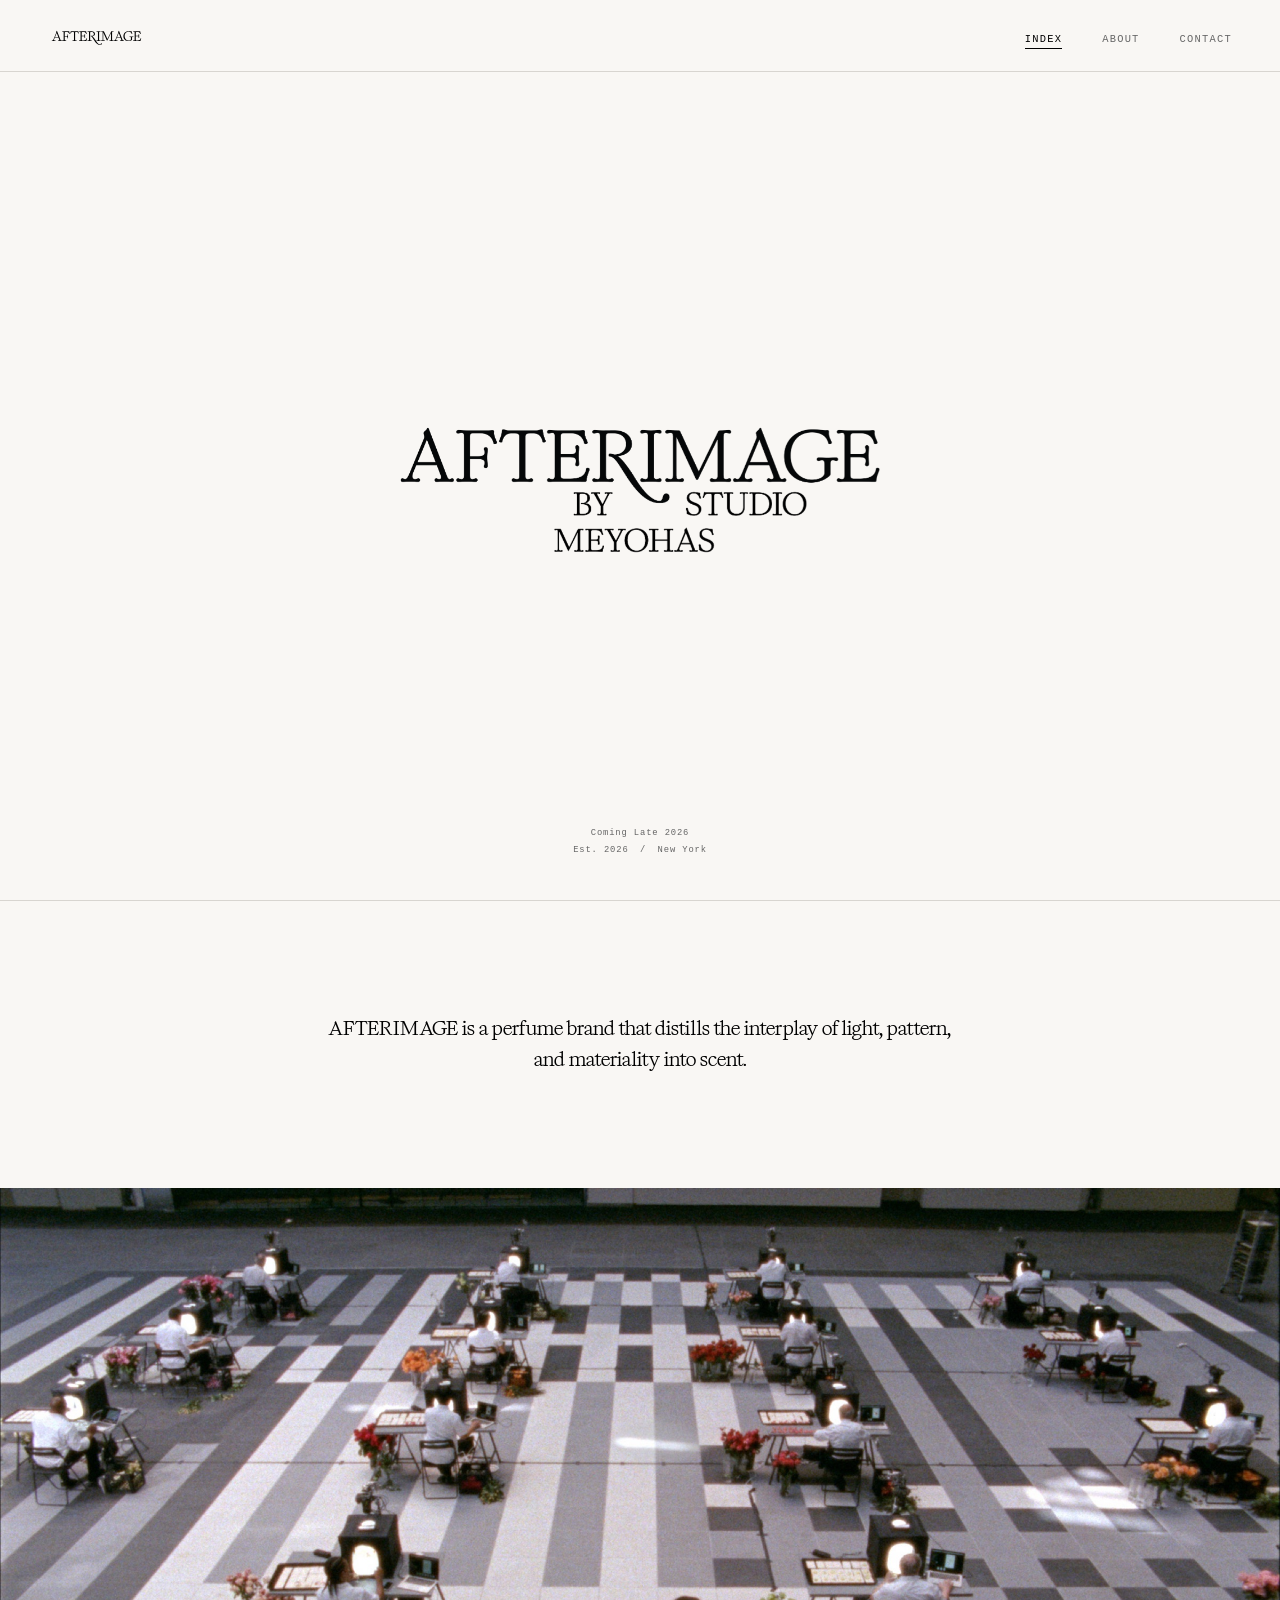
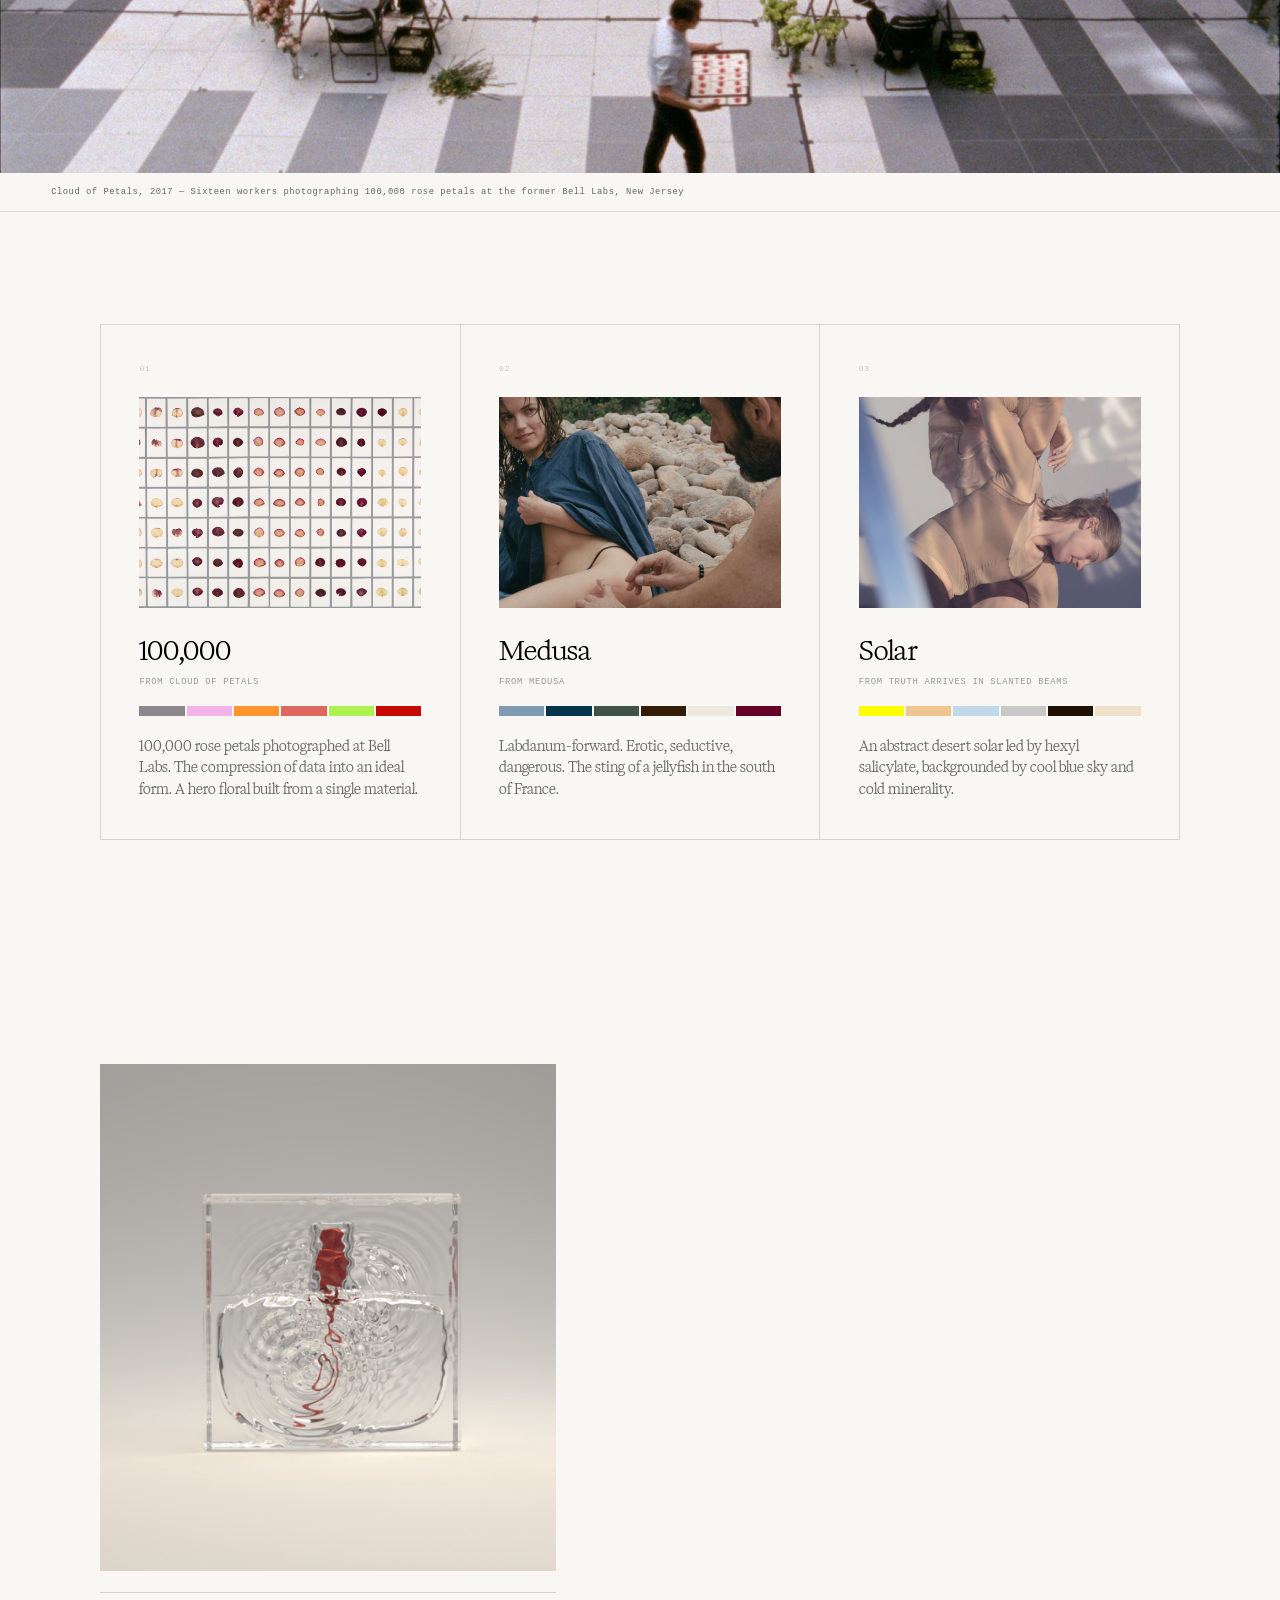
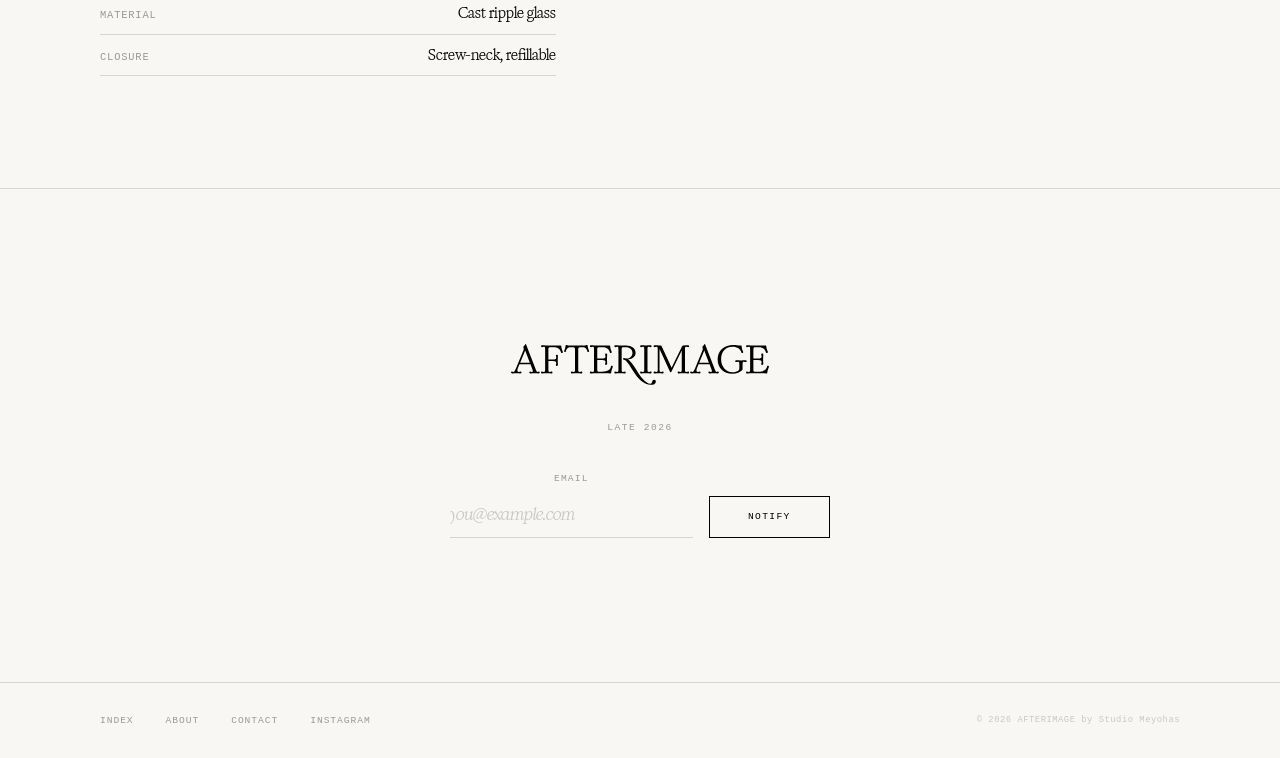
<file: index.html>
<!DOCTYPE html>
<html lang="en">
<head>
  <meta charset="UTF-8">
  <meta name="viewport" content="width=device-width, initial-scale=1.0">
  <title>AFTERIMAGE</title>
  <meta name="description" content="A technology-driven fragrance house by Studio Meyohas. Launching October 2026.">
  <link rel="stylesheet" href="styles.css">
  <style>
    /* ─── INDEX-SPECIFIC ─── */

    .hero {
      min-height: calc(100vh - 52px);
      display: flex;
      flex-direction: column;
      justify-content: center;
      align-items: center;
      text-align: center;
      padding: 6rem 2rem 4rem;
      position: relative;
    }

    .hero-logo {
      width: min(65vw, 520px);
      height: auto;
      opacity: 0;
      transform: translateY(10px);
      animation: fadeUp 1.6s ease 0.2s forwards;
    }

    .hero-meta {
      position: absolute;
      bottom: 2.5rem;
      left: 50%;
      transform: translateX(-50%);
      font-family: var(--mono);
      font-size: 0.55rem;
      letter-spacing: 0.1em;
      color: var(--grey-dark);
      opacity: 0;
      animation: fadeIn 1.6s ease 1.2s forwards;
      text-align: center;
      line-height: 2;
    }

    /* ─── INTRO ─── */

    .intro .section-inner {
      max-width: 640px;
    }

    .intro-text {
      font-size: clamp(1.05rem, 1.8vw, 1.15rem);
      line-height: 1.7;
      color: var(--black);
      text-align: center;
    }

    .intro-text + .intro-text {
      margin-top: 1.6em;
    }

    /* ─── IMAGE BAND ─── */

    .image-band {
      padding: 0;
      position: relative;
      overflow: hidden;
    }

    .image-band img {
      width: 100%;
      height: 65vh;
      min-height: 360px;
      object-fit: cover;
      display: block;
    }

    .image-band-caption {
      font-family: var(--mono);
      font-size: 0.55rem;
      letter-spacing: 0.06em;
      color: var(--grey-dark);
      padding: 0.9rem clamp(1.5rem, 4vw, 4rem);
      border-bottom: 1px solid var(--grey-rule);
    }

    /* ─── FRAGRANCES ─── */

    .fragrances .section-inner {
      max-width: 1080px;
    }

    .fragrance-grid {
      display: grid;
      grid-template-columns: repeat(3, 1fr);
      gap: 1px;
      background: var(--grey-rule);
      border: 1px solid var(--grey-rule);
    }

    .fragrance-cell {
      background: var(--cream);
      padding: clamp(1.5rem, 3vw, 2.5rem);
      display: flex;
      flex-direction: column;
    }

    .fragrance-cell-index {
      font-family: var(--mono);
      font-size: 0.5rem;
      letter-spacing: 0.1em;
      color: var(--grey);
      margin-bottom: 1.5rem;
    }

    .fragrance-cell-image {
      width: 100%;
      aspect-ratio: 4 / 3;
      overflow: hidden;
      margin-bottom: 1.5rem;
    }

    .fragrance-cell-image img {
      width: 100%;
      height: 100%;
      object-fit: cover;
      filter: grayscale(0.15);
      transition: filter 0.5s ease;
    }

    .fragrance-cell:hover .fragrance-cell-image img {
      filter: grayscale(0);
    }

    .fragrance-cell h3 {
      font-family: 'Kalice', serif;
      font-weight: 400;
      font-size: clamp(1.3rem, 2.2vw, 1.6rem);
      margin-bottom: 0.5rem;
    }

    .fragrance-cell-origin {
      font-family: var(--mono);
      font-size: 0.55rem;
      text-transform: uppercase;
      letter-spacing: 0.08em;
      color: var(--grey-mid);
      margin-bottom: 1.2rem;
    }

    .fragrance-cell-desc {
      font-size: 0.85rem;
      line-height: 1.6;
      color: var(--grey-dark);
      margin-top: auto;
    }

    .fragrance-palette {
      display: flex;
      gap: 2px;
      margin-bottom: 1.2rem;
    }

    .fragrance-palette span {
      width: 100%;
      height: 10px;
    }

    /* ─── PRODUCT ─── */

    .product .section-inner {
      display: grid;
      grid-template-columns: 5fr 6fr;
      gap: clamp(3rem, 6vw, 5rem);
      align-items: start;
    }

    .product-image img {
      width: 100%;
      height: auto;
    }

    .product-meta {
      margin-top: 1rem;
    }

    .product-text h2 {
      margin-bottom: 1.5rem;
    }

    /* ─── EDITIONS ─── */

    .editions-grid {
      display: grid;
      grid-template-columns: repeat(3, 1fr);
      gap: 1px;
      background: var(--grey-rule);
      border: 1px solid var(--grey-rule);
      margin-top: 3rem;
    }

    .edition-cell {
      background: var(--cream);
      padding: 1.5rem;
    }

    .edition-cell-label {
      font-family: var(--mono);
      font-size: 0.55rem;
      text-transform: uppercase;
      letter-spacing: 0.1em;
      color: var(--grey-mid);
      margin-bottom: 0.8rem;
    }

    .edition-cell h4 {
      font-family: 'Kalice', serif;
      font-weight: 400;
      font-size: 1rem;
      margin-bottom: 0.4rem;
    }

    .edition-cell-spec {
      font-family: var(--mono);
      font-size: 0.55rem;
      letter-spacing: 0.06em;
      color: var(--grey-mid);
    }

    /* ─── SIGNUP ─── */

    .signup {
      text-align: center;
      padding-top: clamp(5rem, 12vw, 9rem);
      padding-bottom: clamp(5rem, 12vw, 9rem);
    }

    .signup .section-inner {
      max-width: 440px;
    }

    .signup-logo {
      width: min(44vw, 280px);
      margin-bottom: 2rem;
    }

    .signup-date {
      font-family: var(--mono);
      font-size: 0.6rem;
      text-transform: uppercase;
      letter-spacing: 0.16em;
      color: var(--grey-mid);
      margin-bottom: 2.5rem;
    }

    .signup-form {
      display: flex;
      align-items: flex-end;
      gap: 1rem;
      max-width: 380px;
      margin: 0 auto;
    }

    .signup-form .form-group {
      flex: 1;
      margin-bottom: 0;
    }

    .signup-confirmation {
      display: none;
      font-family: var(--mono);
      font-size: 0.6rem;
      text-transform: uppercase;
      letter-spacing: 0.1em;
      color: var(--grey-dark);
      margin-top: 1.5rem;
    }

    .signup-confirmation.show {
      display: block;
      opacity: 0;
      animation: fadeIn 0.6s ease forwards;
    }

    /* ─── RESPONSIVE ─── */

    @media (max-width: 768px) {
      .fragrance-grid {
        grid-template-columns: 1fr;
      }

      .product .section-inner {
        grid-template-columns: 1fr;
      }

      .product-image {
        max-width: 360px;
      }

      .editions-grid {
        grid-template-columns: 1fr;
      }

      .signup-form {
        flex-direction: column;
        align-items: stretch;
      }

      .signup-form .form-submit {
        width: 100%;
      }
    }
  </style>
</head>
<body>

  <!-- NAV -->
  <nav class="nav">
    <a href="index.html">
      <img src="assets/images/web/logo-black.svg" alt="AFTERIMAGE" class="nav-logo">
    </a>
    <ul class="nav-links">
      <li><a href="index.html" class="active">Index</a></li>
      <li><a href="about.html">About</a></li>
      <li><a href="contact.html">Contact</a></li>
    </ul>
  </nav>

  <div class="page-body">

    <!-- HERO -->
    <section class="hero">
      <img src="assets/images/web/logo-lockup-black.png" alt="AFTERIMAGE by Studio Meyohas" class="hero-logo">
      <span class="hero-meta">Coming Late 2026<br>Est. 2026 &ensp;/&ensp; New York</span>
    </section>

    <hr class="rule">

    <!-- INTRO -->
    <section class="intro">
      <div class="section-inner">
        <p class="intro-text reveal">AFTERIMAGE is a perfume brand that distills the interplay of light, pattern, and materiality into scent.</p>
      </div>
    </section>

    <!-- IMAGE BAND -->
    <section class="image-band">
      <img src="assets/images/web/cloud-of-petals-wide.jpg" alt="Cloud of Petals, 2017 — Bell Labs, New Jersey">
      <p class="image-band-caption">Cloud of Petals, 2017 &mdash; Sixteen workers photographing 100,000 rose petals at the former Bell Labs, New Jersey</p>
    </section>

    <!-- FRAGRANCES -->
    <section class="fragrances">
      <div class="section-inner">
        <div class="fragrance-grid">
          <div class="fragrance-cell reveal">
            <span class="fragrance-cell-index">01</span>
            <div class="fragrance-cell-image">
              <img src="assets/images/web/cloud-of-petals-installation.jpg" alt="Cloud of Petals">
            </div>
            <h3>100,000</h3>
            <span class="fragrance-cell-origin">From Cloud of Petals</span>
            <div class="fragrance-palette">
              <span style="background:#8B878E"></span>
              <span style="background:#F1B3E9"></span>
              <span style="background:#FF952C"></span>
              <span style="background:#DD685F"></span>
              <span style="background:#ADF24E"></span>
              <span style="background:#C60900"></span>
            </div>
            <p class="fragrance-cell-desc">100,000 rose petals photographed at Bell Labs. The compression of data into an ideal form. A hero floral built from a single material.</p>
          </div>
          <div class="fragrance-cell reveal reveal-delay-1">
            <span class="fragrance-cell-index">02</span>
            <div class="fragrance-cell-image">
              <img src="assets/images/web/medusa-still.jpg" alt="Medusa">
            </div>
            <h3>Medusa</h3>
            <span class="fragrance-cell-origin">From Medusa</span>
            <div class="fragrance-palette">
              <span style="background:#7F9AB2"></span>
              <span style="background:#00334C"></span>
              <span style="background:#405145"></span>
              <span style="background:#351C06"></span>
              <span style="background:#EFE8E1"></span>
              <span style="background:#660027"></span>
            </div>
            <p class="fragrance-cell-desc">Labdanum-forward. Erotic, seductive, dangerous. The sting of a jellyfish in the south of France.</p>
          </div>
          <div class="fragrance-cell reveal reveal-delay-2">
            <span class="fragrance-cell-index">03</span>
            <div class="fragrance-cell-image">
              <img src="assets/images/web/DSC_1922.jpg" alt="Truth Arrives in Slanted Beams">
            </div>
            <h3>Solar</h3>
            <span class="fragrance-cell-origin">From Truth Arrives in Slanted Beams</span>
            <div class="fragrance-palette">
              <span style="background:#FFFF00"></span>
              <span style="background:#EFC48F"></span>
              <span style="background:#C1D8EA"></span>
              <span style="background:#C8C8C8"></span>
              <span style="background:#1E0F03"></span>
              <span style="background:#EFE0CA"></span>
            </div>
            <p class="fragrance-cell-desc">An abstract desert solar led by hexyl salicylate, backgrounded by cool blue sky and cold minerality.</p>
          </div>
        </div>
      </div>
    </section>

    <!-- PRODUCT -->
    <section class="product">
      <div class="section-inner">
        <div class="product-image reveal">
          <img src="assets/images/web/artist-edition-bottle.jpg" alt="AFTERIMAGE bottle">
          <div class="product-meta">
            <div class="data-row">
              <span class="data-key">Material</span>
              <span class="data-val">Cast ripple glass</span>
            </div>
            <div class="data-row">
              <span class="data-key">Closure</span>
              <span class="data-val">Screw-neck, refillable</span>
            </div>
          </div>
        </div>
        <div class="product-text reveal reveal-delay-1">
          <h2>The molecule as medium</h2>
          <p class="body-text">AFTERIMAGE elevates the individual fragrance molecule as both pigment and pixel in the art of perfumery. Each formula precisely composed, each ingredient traceable and named.</p>
          <p class="body-text">The ripple pattern on the bottle appears as an afterimage — a point of focus that propagates outward.</p>
          <div class="editions-grid">
            <div class="edition-cell">
              <span class="edition-cell-label">Eau de Parfum</span>
              <h4>75 ml</h4>
            </div>
            <div class="edition-cell">
              <span class="edition-cell-label">Eau de Parfum</span>
              <h4>30 ml</h4>
            </div>
            <div class="edition-cell">
              <span class="edition-cell-label">Discovery Set</span>
              <h4>3 &times; 2 ml</h4>
            </div>
          </div>
        </div>
      </div>
    </section>

    <hr class="rule">

    <!-- SIGNUP -->
    <section class="signup">
      <div class="section-inner">
        <img src="assets/images/web/logo-black.svg" alt="AFTERIMAGE" class="signup-logo">
        <p class="signup-date">Late 2026</p>
        <form class="signup-form" id="signup-form">
          <div class="form-group">
            <label class="form-label" for="signup-email">Email</label>
            <input type="email" id="signup-email" class="form-input" placeholder="you@example.com" required>
          </div>
          <button type="submit" class="form-submit">Notify</button>
        </form>
        <p class="signup-confirmation" id="signup-confirmation">Confirmed &mdash; we'll be in touch.</p>
      </div>
    </section>

  </div>

  <!-- FOOTER -->
  <footer>
    <div class="footer-inner">
      <div class="footer-links">
        <a href="index.html">Index</a>
        <a href="about.html">About</a>
        <a href="contact.html">Contact</a>
        <a href="https://instagram.com/afterimage.nyc" target="_blank" rel="noopener">Instagram</a>
      </div>
      <span class="footer-copy">&copy; 2026 AFTERIMAGE by Studio Meyohas</span>
    </div>
  </footer>

  <script>
    // Scroll reveal
    (function () {
      const els = document.querySelectorAll('.reveal');
      const observer = new IntersectionObserver((entries) => {
        entries.forEach(entry => {
          if (entry.isIntersecting) {
            entry.target.classList.add('visible');
            observer.unobserve(entry.target);
          }
        });
      }, { threshold: 0.12 });
      els.forEach(el => observer.observe(el));
    })();

    // Signup form
    document.getElementById('signup-form').addEventListener('submit', function (e) {
      e.preventDefault();
      this.style.display = 'none';
      document.getElementById('signup-confirmation').classList.add('show');
    });
  </script>

</body>
</html>
</file>
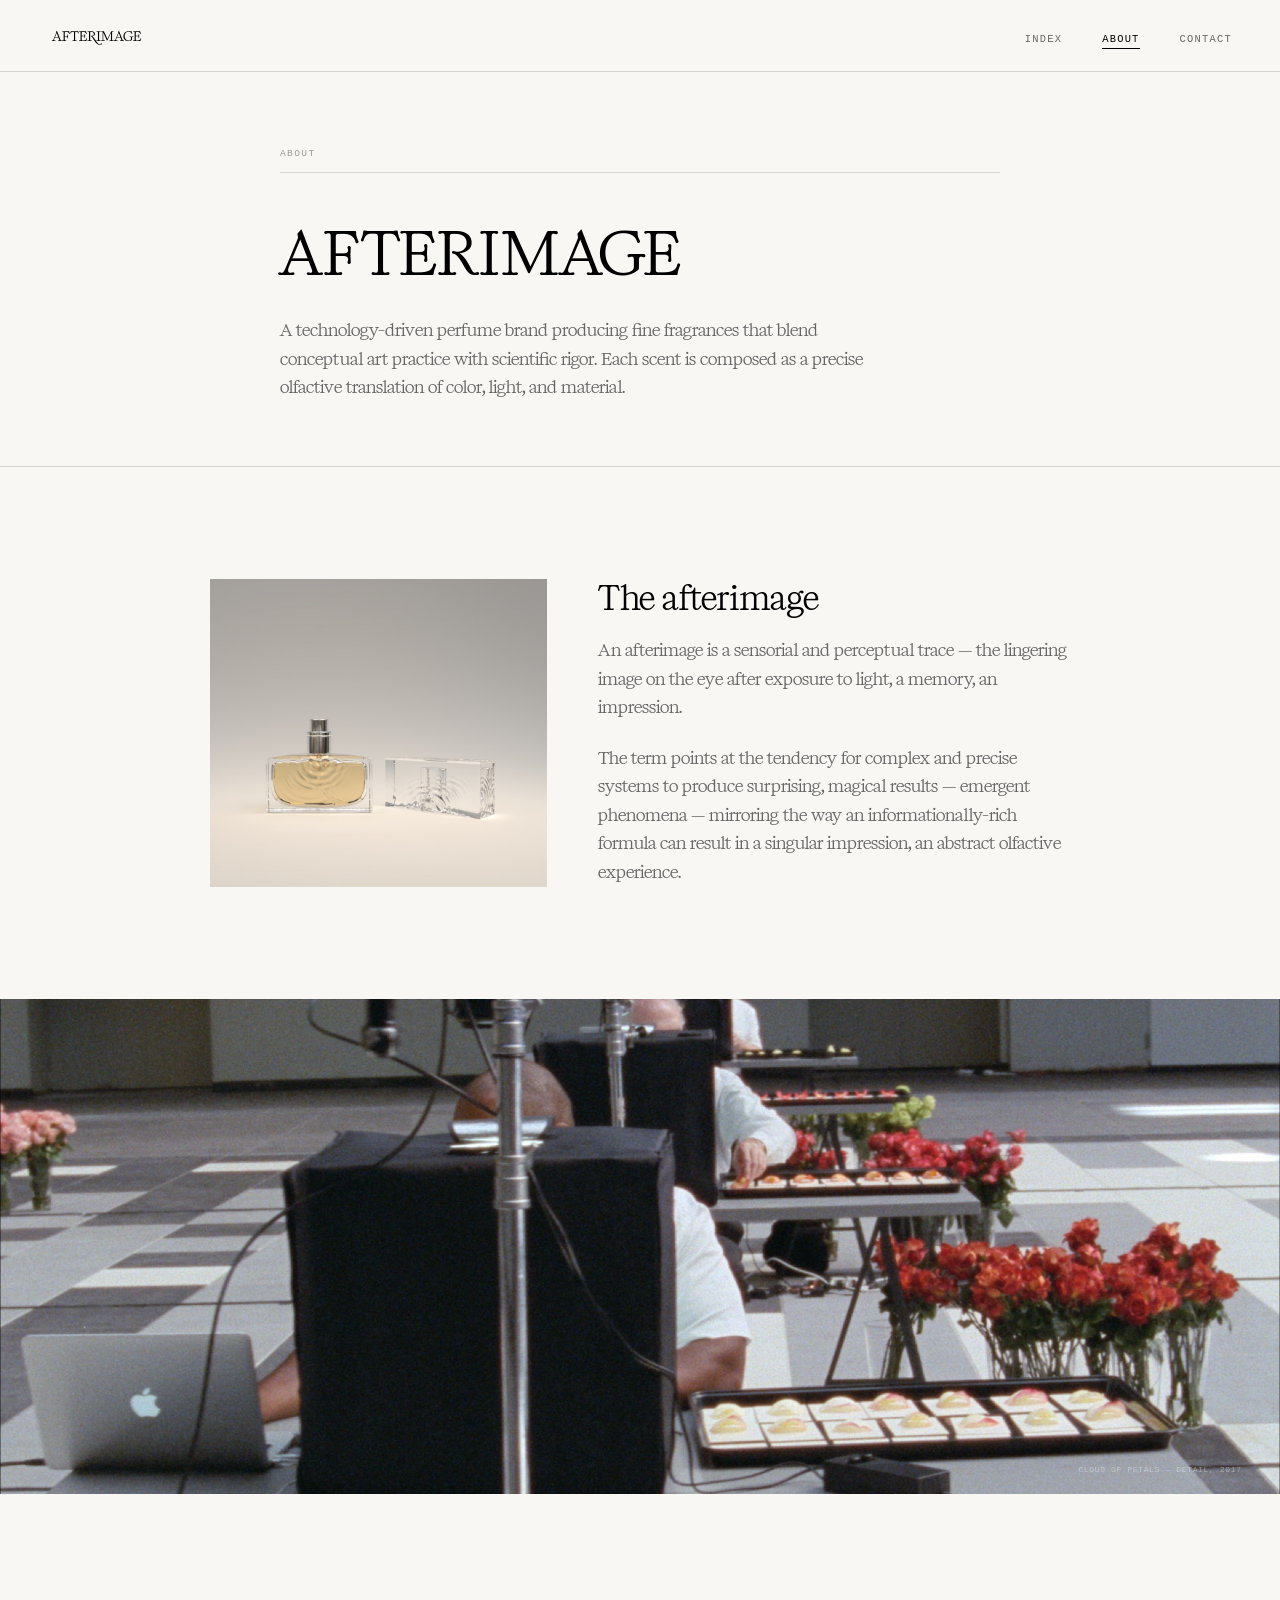
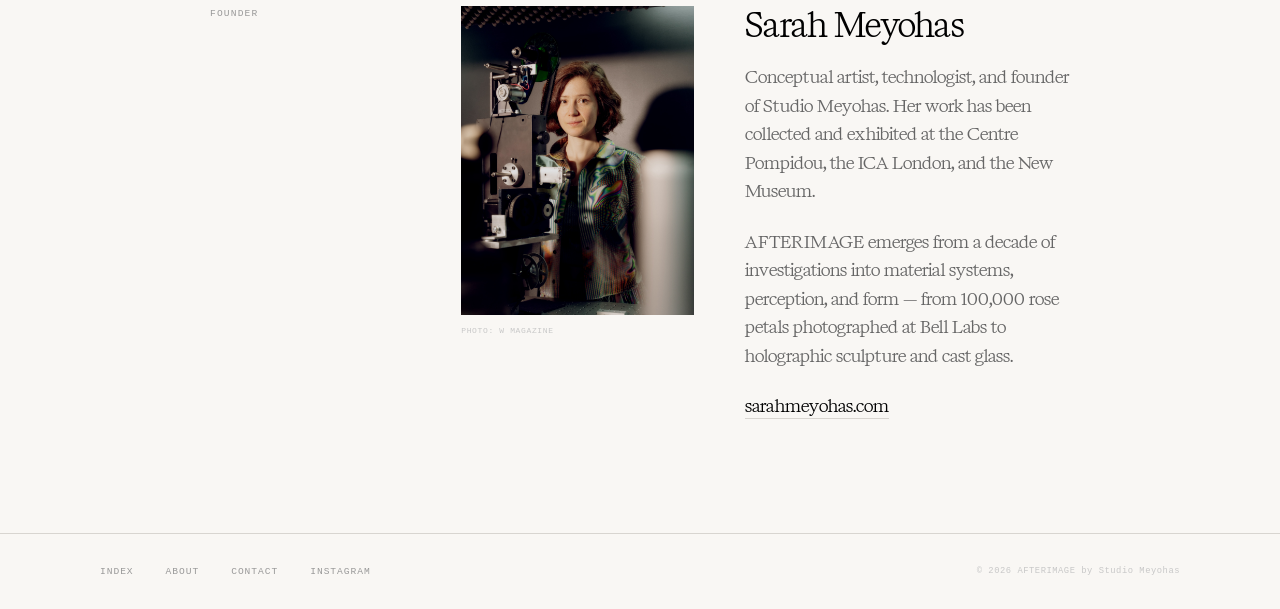
<file: about.html>
<!DOCTYPE html>
<html lang="en">
<head>
  <meta charset="UTF-8">
  <meta name="viewport" content="width=device-width, initial-scale=1.0">
  <title>About — AFTERIMAGE</title>
  <meta name="description" content="AFTERIMAGE is a technology-driven perfume brand producing fine fragrances that blend conceptual art practice with scientific rigor.">
  <link rel="stylesheet" href="styles.css">
  <style>
    /* ─── ABOUT-SPECIFIC ─── */

    .about-hero {
      padding-top: clamp(4rem, 8vw, 6rem);
      padding-bottom: clamp(3rem, 6vw, 4rem);
    }

    .about-hero .section-inner {
      max-width: 720px;
    }

    .about-hero h1 {
      margin-bottom: 2rem;
    }

    .about-hero .body-text {
      max-width: 600px;
    }

    /* ─── TWO-COL ─── */

    .about-section .section-inner {
      display: grid;
      grid-template-columns: 200px 1fr;
      gap: clamp(2rem, 4vw, 4rem);
      align-items: start;
      max-width: 860px;
    }

    .about-section-label {
      font-family: var(--mono);
      font-size: 0.6rem;
      text-transform: uppercase;
      letter-spacing: 0.12em;
      color: var(--grey-mid);
      padding-top: 0.15rem;
    }

    /* ─── CONCEPT ─── */

    .section-inner.concept-grid {
      grid-template-columns: 5fr 7fr;
      align-items: stretch;
    }

    .concept-image {
      position: relative;
      overflow: hidden;
    }

    .concept-image img {
      position: absolute;
      top: 0;
      left: 0;
      width: 100%;
      height: 100%;
      object-fit: cover;
    }

    .concept-text h2 {
      margin-bottom: 1.2rem;
    }

    .about-section-body h2 {
      margin-bottom: 1.2rem;
    }

    /* ─── FOUNDER ─── */

    .founder-grid {
      display: grid;
      grid-template-columns: 5fr 7fr;
      gap: clamp(2rem, 4vw, 4rem);
      align-items: start;
    }

    .founder-portrait img {
      width: 100%;
      height: auto;
      display: block;
    }

    .founder-portrait-credit {
      font-family: var(--mono);
      font-size: 0.5rem;
      letter-spacing: 0.08em;
      color: var(--grey);
      text-transform: uppercase;
      margin-top: 0.6rem;
    }

    .founder-bio h2 {
      margin-bottom: 1.2rem;
    }

    .founder-cv {
      margin-top: 2.5rem;
    }

    .founder-cv-item {
      display: grid;
      grid-template-columns: 60px 1fr;
      gap: 1rem;
      padding: 0.5rem 0;
      border-bottom: 1px solid var(--grey-rule);
      align-items: baseline;
    }

    .founder-cv-item:first-child {
      border-top: 1px solid var(--grey-rule);
    }

    .founder-cv-year {
      font-family: var(--mono);
      font-size: 0.6rem;
      letter-spacing: 0.06em;
      color: var(--grey-mid);
    }

    .founder-cv-desc {
      font-size: 0.85rem;
      line-height: 1.5;
      color: var(--grey-dark);
    }

    .founder-cv-desc em {
      font-style: italic;
    }

    /* ─── VALUES ─── */

    .values-grid {
      display: grid;
      grid-template-columns: repeat(2, 1fr);
      gap: 1px;
      background: var(--grey-rule);
      border: 1px solid var(--grey-rule);
    }

    .value-cell {
      background: var(--cream);
      padding: clamp(1.5rem, 3vw, 2.5rem);
    }

    .value-cell h3 {
      font-family: 'Kalice', serif;
      font-weight: 400;
      font-size: 1.05rem;
      margin-bottom: 0.6rem;
    }

    .value-cell p {
      font-size: 0.85rem;
      line-height: 1.6;
      color: var(--grey-dark);
    }

    .value-cell-index {
      font-family: var(--mono);
      font-size: 0.5rem;
      letter-spacing: 0.1em;
      color: var(--grey);
      margin-bottom: 1rem;
      display: block;
    }

    /* ─── IMAGE BAND ─── */

    .image-band {
      padding: 0;
      position: relative;
      overflow: hidden;
    }

    .image-band img {
      width: 100%;
      height: 55vh;
      min-height: 320px;
      object-fit: cover;
      display: block;
    }

    .image-band-meta {
      position: absolute;
      bottom: 1.2rem;
      right: clamp(1.5rem, 3vw, 3rem);
      font-family: var(--mono);
      font-size: 0.5rem;
      letter-spacing: 0.08em;
      color: rgba(255, 255, 255, 0.4);
      text-transform: uppercase;
    }

    /* ─── STUDIO CONTEXT ─── */

    .studio-data {
      margin-top: 2rem;
    }

    /* ─── RESPONSIVE ─── */

    @media (max-width: 768px) {
      .about-section .section-inner {
        grid-template-columns: 1fr;
        gap: 1rem;
      }

      .about-section-label {
        padding-bottom: 0.5rem;
        border-bottom: 1px solid var(--grey-rule);
      }

      .concept-grid {
        grid-template-columns: 1fr;
      }

      .concept-image {
        max-width: 280px;
      }

      .founder-grid {
        grid-template-columns: 1fr;
      }

      .founder-portrait {
        max-width: 320px;
      }

      .values-grid {
        grid-template-columns: 1fr;
      }
    }
  </style>
</head>
<body>

  <!-- NAV -->
  <nav class="nav">
    <a href="index.html">
      <img src="assets/images/web/logo-black.svg" alt="AFTERIMAGE" class="nav-logo">
    </a>
    <ul class="nav-links">
      <li><a href="index.html">Index</a></li>
      <li><a href="about.html" class="active">About</a></li>
      <li><a href="contact.html">Contact</a></li>
    </ul>
  </nav>

  <div class="page-body">

    <!-- HERO -->
    <section class="about-hero">
      <div class="section-inner">
        <div class="section-label">
          <span>About</span>
        </div>
        <h1 class="reveal">AFTERIMAGE</h1>
        <p class="body-text reveal reveal-delay-1">A technology-driven perfume brand producing fine fragrances that blend conceptual art practice with scientific rigor. Each scent is composed as a precise olfactive translation of color, light, and material.</p>
      </div>
    </section>

    <hr class="rule">

    <!-- CONCEPT -->
    <section class="about-section">
      <div class="section-inner concept-grid">
        <div class="concept-image reveal">
          <img src="assets/images/web/30ml-bottle.jpg" alt="AFTERIMAGE 30 ml bottle">
        </div>
        <div class="concept-text reveal reveal-delay-1">
          <h2>The afterimage</h2>
          <p class="body-text">An afterimage is a sensorial and perceptual trace — the lingering image on the eye after exposure to light, a memory, an impression.</p>
          <p class="body-text">The term points at the tendency for complex and precise systems to produce surprising, magical results — emergent phenomena — mirroring the way an informationally-rich formula can result in a singular impression, an abstract olfactive experience.</p>
        </div>
      </div>
    </section>


    <!-- IMAGE BAND -->
    <section class="image-band">
      <img src="assets/images/web/cloud-of-petals-close.jpg" alt="Cloud of Petals — close-up at Bell Labs">
      <span class="image-band-meta">Cloud of Petals — Detail, 2017</span>
    </section>

    <!-- FOUNDER -->
    <section class="about-section">
      <div class="section-inner">
        <span class="about-section-label">Founder</span>
        <div class="about-section-body">
          <div class="founder-grid">
            <div class="founder-portrait reveal">
              <img src="assets/images/web/sarah-portrait.jpg" alt="Sarah Meyohas">
              <span class="founder-portrait-credit">Photo: W Magazine</span>
            </div>
            <div class="founder-bio reveal reveal-delay-1">
              <h2>Sarah Meyohas</h2>
              <p class="body-text">Conceptual artist, technologist, and founder of Studio Meyohas. Her work has been collected and exhibited at the Centre Pompidou, the ICA London, and the New Museum.</p>
              <p class="body-text">AFTERIMAGE emerges from a decade of investigations into material systems, perception, and form — from 100,000 rose petals photographed at Bell Labs to holographic sculpture and cast glass.</p>
              <p class="body-text"><a href="https://sarahmeyohas.com" target="_blank" rel="noopener" style="color: var(--black); border-bottom: 1px solid var(--grey-rule); text-decoration: none; transition: border-color 0.2s ease;">sarahmeyohas.com</a></p>
            </div>
          </div>
        </div>
      </div>
    </section>


  </div>

  <!-- FOOTER -->
  <footer>
    <div class="footer-inner">
      <div class="footer-links">
        <a href="index.html">Index</a>
        <a href="about.html">About</a>
        <a href="contact.html">Contact</a>
        <a href="https://instagram.com/afterimage.nyc" target="_blank" rel="noopener">Instagram</a>
      </div>
      <span class="footer-copy">&copy; 2026 AFTERIMAGE by Studio Meyohas</span>
    </div>
  </footer>

  <script>
    (function () {
      const els = document.querySelectorAll('.reveal');
      const observer = new IntersectionObserver((entries) => {
        entries.forEach(entry => {
          if (entry.isIntersecting) {
            entry.target.classList.add('visible');
            observer.unobserve(entry.target);
          }
        });
      }, { threshold: 0.12 });
      els.forEach(el => observer.observe(el));
    })();
  </script>

</body>
</html>
</file>
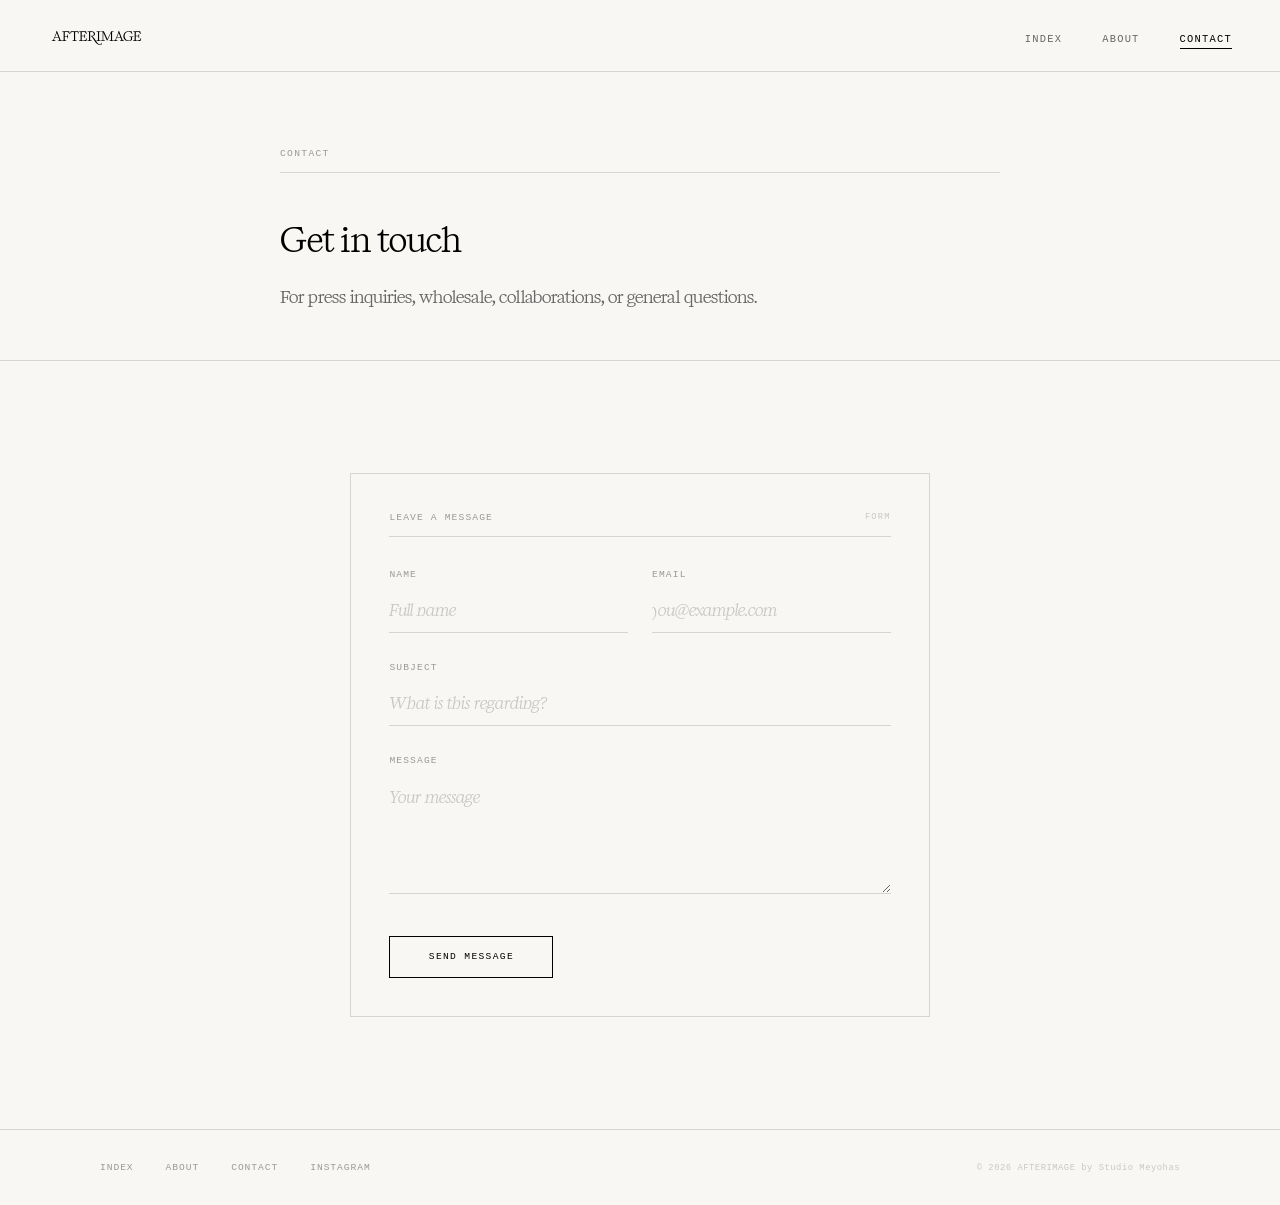
<file: contact.html>
<!DOCTYPE html>
<html lang="en">
<head>
  <meta charset="UTF-8">
  <meta name="viewport" content="width=device-width, initial-scale=1.0">
  <title>Contact — AFTERIMAGE</title>
  <meta name="description" content="Get in touch with AFTERIMAGE by Studio Meyohas.">
  <link rel="stylesheet" href="styles.css">
  <style>
    /* ─── CONTACT-SPECIFIC ─── */

    .contact-hero {
      padding-top: clamp(4rem, 8vw, 6rem);
      padding-bottom: clamp(2rem, 4vw, 3rem);
    }

    .contact-hero .section-inner {
      max-width: 720px;
    }

    .contact-hero h2 {
      margin-bottom: 1.5rem;
    }

    /* ─── CONTACT LAYOUT ─── */

    .contact-grid {
      max-width: 580px;
      margin: 0 auto;
    }

    /* ─── FORM ─── */

    .contact-form-wrapper {
      border: 1px solid var(--grey-rule);
      padding: clamp(1.5rem, 3vw, 2.5rem);
    }

    .contact-form-header {
      font-family: var(--mono);
      font-size: 0.6rem;
      text-transform: uppercase;
      letter-spacing: 0.12em;
      color: var(--grey-mid);
      margin-bottom: 2rem;
      padding-bottom: 0.8rem;
      border-bottom: 1px solid var(--grey-rule);
      display: flex;
      justify-content: space-between;
    }

    .contact-form-header .label-ref {
      font-size: 0.55rem;
      color: var(--grey);
    }

    .form-row {
      display: grid;
      grid-template-columns: 1fr 1fr;
      gap: 1.5rem;
    }

    .contact-form .form-submit {
      margin-top: 0.5rem;
    }

    .contact-confirmation {
      display: none;
      padding: 2rem 0;
      text-align: center;
    }

    .contact-confirmation.show {
      display: block;
      opacity: 0;
      animation: fadeIn 0.6s ease forwards;
    }

    .contact-confirmation p {
      font-family: var(--mono);
      font-size: 0.6rem;
      text-transform: uppercase;
      letter-spacing: 0.1em;
      color: var(--grey-dark);
    }

    .contact-confirmation p + p {
      margin-top: 0.6rem;
      text-transform: none;
      letter-spacing: 0.04em;
      font-size: 0.85rem;
      font-family: 'Kalice', serif;
      color: var(--grey-mid);
    }

    /* ─── RESPONSIVE ─── */

    @media (max-width: 768px) {
      .form-row {
        grid-template-columns: 1fr;
        gap: 0;
      }

      .contact-form .form-submit {
        width: 100%;
      }
    }
  </style>
</head>
<body>

  <!-- NAV -->
  <nav class="nav">
    <a href="index.html">
      <img src="assets/images/web/logo-black.svg" alt="AFTERIMAGE" class="nav-logo">
    </a>
    <ul class="nav-links">
      <li><a href="index.html">Index</a></li>
      <li><a href="about.html">About</a></li>
      <li><a href="contact.html" class="active">Contact</a></li>
    </ul>
  </nav>

  <div class="page-body">

    <!-- HERO -->
    <section class="contact-hero">
      <div class="section-inner">
        <div class="section-label">
          <span>Contact</span>
        </div>
        <h2 class="reveal">Get in touch</h2>
        <p class="body-text reveal reveal-delay-1">For press inquiries, wholesale, collaborations, or general questions.</p>
      </div>
    </section>

    <hr class="rule">

    <!-- CONTACT CONTENT -->
    <section>
      <div class="section-inner">
        <div class="contact-grid">

          <!-- FORM -->
          <div class="contact-form-wrapper reveal">
            <div class="contact-form-header">
              <span>Leave a message</span>
              <span class="label-ref">Form</span>
            </div>
            <form class="contact-form" id="contact-form">
              <div class="form-row">
                <div class="form-group">
                  <label class="form-label" for="contact-name">Name</label>
                  <input type="text" id="contact-name" class="form-input" placeholder="Full name" required>
                </div>
                <div class="form-group">
                  <label class="form-label" for="contact-email">Email</label>
                  <input type="email" id="contact-email" class="form-input" placeholder="you@example.com" required>
                </div>
              </div>
              <div class="form-group">
                <label class="form-label" for="contact-subject">Subject</label>
                <input type="text" id="contact-subject" class="form-input" placeholder="What is this regarding?">
              </div>
              <div class="form-group">
                <label class="form-label" for="contact-message">Message</label>
                <textarea id="contact-message" class="form-textarea" placeholder="Your message" required></textarea>
              </div>
              <button type="submit" class="form-submit">Send message</button>
            </form>
            <div class="contact-confirmation" id="contact-confirmation">
              <p>Message received</p>
              <p>We'll respond as soon as possible.</p>
            </div>
          </div>

        </div>
      </div>
    </section>

  </div>

  <!-- FOOTER -->
  <footer>
    <div class="footer-inner">
      <div class="footer-links">
        <a href="index.html">Index</a>
        <a href="about.html">About</a>
        <a href="contact.html">Contact</a>
        <a href="https://instagram.com/afterimage.nyc" target="_blank" rel="noopener">Instagram</a>
      </div>
      <span class="footer-copy">&copy; 2026 AFTERIMAGE by Studio Meyohas</span>
    </div>
  </footer>

  <script>
    // Scroll reveal
    (function () {
      const els = document.querySelectorAll('.reveal');
      const observer = new IntersectionObserver((entries) => {
        entries.forEach(entry => {
          if (entry.isIntersecting) {
            entry.target.classList.add('visible');
            observer.unobserve(entry.target);
          }
        });
      }, { threshold: 0.12 });
      els.forEach(el => observer.observe(el));
    })();

    // Contact form
    document.getElementById('contact-form').addEventListener('submit', function (e) {
      e.preventDefault();
      this.style.display = 'none';
      document.getElementById('contact-confirmation').classList.add('show');
    });
  </script>

</body>
</html>
</file>
<file: styles.css>
/* ═══════════════════════════════════════════
   AFTERIMAGE — Shared Styles
   ═══════════════════════════════════════════ */

@font-face {
  font-family: 'Kalice';
  src: url('assets/fonts/Kalice-Regular.woff2') format('woff2'),
       url('assets/fonts/Kalice-Regular.woff') format('woff');
  font-weight: 400;
  font-style: normal;
  font-display: swap;
}
@font-face {
  font-family: 'Kalice';
  src: url('assets/fonts/Kalice-Italic.woff2') format('woff2'),
       url('assets/fonts/Kalice-Italic.woff') format('woff');
  font-weight: 400;
  font-style: italic;
  font-display: swap;
}
@font-face {
  font-family: 'Kalice';
  src: url('assets/fonts/Kalice-Medium.woff2') format('woff2'),
       url('assets/fonts/Kalice-Medium.woff') format('woff');
  font-weight: 500;
  font-style: normal;
  font-display: swap;
}

/* ─── RESET ─── */

*, *::before, *::after {
  margin: 0;
  padding: 0;
  box-sizing: border-box;
}

:root {
  --cream: #f9f7f4;
  --black: #000000;
  --grey: #c8c8c8;
  --grey-mid: #999;
  --grey-dark: #666;
  --grey-rule: #d8d5d0;
  --mono: 'SF Mono', 'Fira Code', 'Fira Mono', 'Roboto Mono', 'Courier New', monospace;
}

html {
  font-size: 16px;
  scroll-behavior: smooth;
  -webkit-font-smoothing: antialiased;
  -moz-osx-font-smoothing: grayscale;
}

body {
  font-family: 'Kalice', 'Georgia', serif;
  background: var(--cream);
  color: var(--black);
  overflow-x: hidden;
}

/* ─── NAV ─── */

.nav {
  position: fixed;
  top: 0;
  left: 0;
  right: 0;
  z-index: 100;
  padding: 1.5rem clamp(1.5rem, 4vw, 3rem);
  display: flex;
  justify-content: space-between;
  align-items: center;
  background: var(--cream);
  border-bottom: 1px solid var(--grey-rule);
  transition: transform 0.3s ease;
}

.nav-logo {
  height: 18px;
  width: auto;
  display: block;
}

.nav-links {
  display: flex;
  gap: 2.5rem;
  list-style: none;
}

.nav-links a {
  font-family: var(--mono);
  font-size: 0.65rem;
  text-transform: uppercase;
  letter-spacing: 0.12em;
  color: var(--grey-dark);
  text-decoration: none;
  transition: color 0.2s ease;
  position: relative;
}

.nav-links a:hover,
.nav-links a.active {
  color: var(--black);
}

.nav-links a.active::after {
  content: '';
  position: absolute;
  bottom: -4px;
  left: 0;
  right: 0;
  height: 1px;
  background: var(--black);
}

/* ─── LAYOUT ─── */

.page-body {
  padding-top: 52px; /* nav height */
}

section {
  padding: clamp(4rem, 10vw, 7rem) clamp(1.5rem, 6vw, 4rem);
}

.section-inner {
  max-width: 1080px;
  margin: 0 auto;
}

/* ─── TECHNICAL LABELS ─── */

.label {
  font-family: var(--mono);
  font-size: 0.6rem;
  text-transform: uppercase;
  letter-spacing: 0.14em;
  color: var(--grey-mid);
}

.label-dark {
  color: var(--grey-dark);
}

.section-label {
  font-family: var(--mono);
  font-size: 0.6rem;
  text-transform: uppercase;
  letter-spacing: 0.14em;
  color: var(--grey-mid);
  margin-bottom: 3rem;
  padding-bottom: 0.8rem;
  border-bottom: 1px solid var(--grey-rule);
  display: flex;
  justify-content: space-between;
  align-items: baseline;
}

.section-label .label-ref {
  font-size: 0.55rem;
  color: var(--grey);
}

/* ─── HORIZONTAL RULE ─── */

.rule {
  border: none;
  border-top: 1px solid var(--grey-rule);
  margin: 0;
}

/* ─── DATA ROW ─── */

.data-row {
  display: flex;
  justify-content: space-between;
  align-items: baseline;
  padding: 0.65rem 0;
  border-bottom: 1px solid var(--grey-rule);
}

.data-row:first-child {
  border-top: 1px solid var(--grey-rule);
}

.data-key {
  font-family: var(--mono);
  font-size: 0.65rem;
  text-transform: uppercase;
  letter-spacing: 0.08em;
  color: var(--grey-mid);
  flex-shrink: 0;
}

.data-val {
  font-size: 0.85rem;
  text-align: right;
}

/* ─── TYPOGRAPHY ─── */

h1 {
  font-family: 'Kalice', serif;
  font-weight: 400;
  font-size: clamp(2.2rem, 5vw, 3.6rem);
  line-height: 1.1;
  letter-spacing: -0.01em;
}

h2 {
  font-family: 'Kalice', serif;
  font-weight: 400;
  font-size: clamp(1.4rem, 2.8vw, 2rem);
  line-height: 1.2;
}

.body-text {
  font-size: clamp(0.95rem, 1.4vw, 1.05rem);
  line-height: 1.7;
  color: var(--grey-dark);
}

.body-text + .body-text {
  margin-top: 1.3em;
}

/* ─── FORM ELEMENTS ─── */

.form-group {
  margin-bottom: 1.8rem;
}

.form-label {
  display: block;
  font-family: var(--mono);
  font-size: 0.6rem;
  text-transform: uppercase;
  letter-spacing: 0.12em;
  color: var(--grey-mid);
  margin-bottom: 0.5rem;
}

.form-input,
.form-textarea {
  width: 100%;
  font-family: 'Kalice', serif;
  font-size: 0.95rem;
  padding: 0.7rem 0;
  border: none;
  border-bottom: 1px solid var(--grey-rule);
  background: transparent;
  color: var(--black);
  outline: none;
  transition: border-color 0.2s ease;
}

.form-input:focus,
.form-textarea:focus {
  border-color: var(--black);
}

.form-input::placeholder,
.form-textarea::placeholder {
  color: var(--grey);
  font-style: italic;
}

.form-textarea {
  resize: vertical;
  min-height: 120px;
  line-height: 1.6;
}

.form-submit {
  font-family: var(--mono);
  font-size: 0.6rem;
  font-weight: 400;
  text-transform: uppercase;
  letter-spacing: 0.14em;
  padding: 0.9rem 2.4rem;
  border: 1px solid var(--black);
  background: transparent;
  color: var(--black);
  cursor: pointer;
  transition: background 0.25s ease, color 0.25s ease;
}

.form-submit:hover {
  background: var(--black);
  color: var(--cream);
}

/* ─── FOOTER ─── */

footer {
  border-top: 1px solid var(--grey-rule);
  padding: 2rem clamp(1.5rem, 4vw, 3rem);
}

.footer-inner {
  max-width: 1080px;
  margin: 0 auto;
  display: flex;
  justify-content: space-between;
  align-items: center;
}

.footer-links {
  display: flex;
  gap: 2rem;
}

.footer-links a {
  font-family: var(--mono);
  font-size: 0.6rem;
  text-transform: uppercase;
  letter-spacing: 0.1em;
  color: var(--grey-mid);
  text-decoration: none;
  transition: color 0.2s ease;
}

.footer-links a:hover {
  color: var(--black);
}

.footer-copy {
  font-family: var(--mono);
  font-size: 0.55rem;
  letter-spacing: 0.06em;
  color: var(--grey);
}

.footer-address {
  font-family: var(--mono);
  font-size: 0.55rem;
  letter-spacing: 0.04em;
  color: var(--grey);
  text-align: right;
  line-height: 1.6;
}

/* ─── ANIMATIONS ─── */

@keyframes fadeUp {
  to {
    opacity: 1;
    transform: translateY(0);
  }
}

@keyframes fadeIn {
  to {
    opacity: 1;
  }
}

.reveal {
  opacity: 0;
  transform: translateY(16px);
}

.reveal.visible {
  animation: fadeUp 0.9s ease forwards;
}

.reveal-delay-1.visible { animation-delay: 0.1s; }
.reveal-delay-2.visible { animation-delay: 0.2s; }
.reveal-delay-3.visible { animation-delay: 0.3s; }

/* ─── RESPONSIVE ─── */

@media (max-width: 768px) {
  .nav-links {
    gap: 1.5rem;
  }

  .footer-inner {
    flex-direction: column;
    gap: 1.2rem;
    text-align: center;
  }

  .footer-address {
    text-align: center;
  }
}

@media (max-width: 480px) {
  .nav-links {
    gap: 1rem;
  }

  .nav-links a {
    font-size: 0.58rem;
  }
}
</file>
